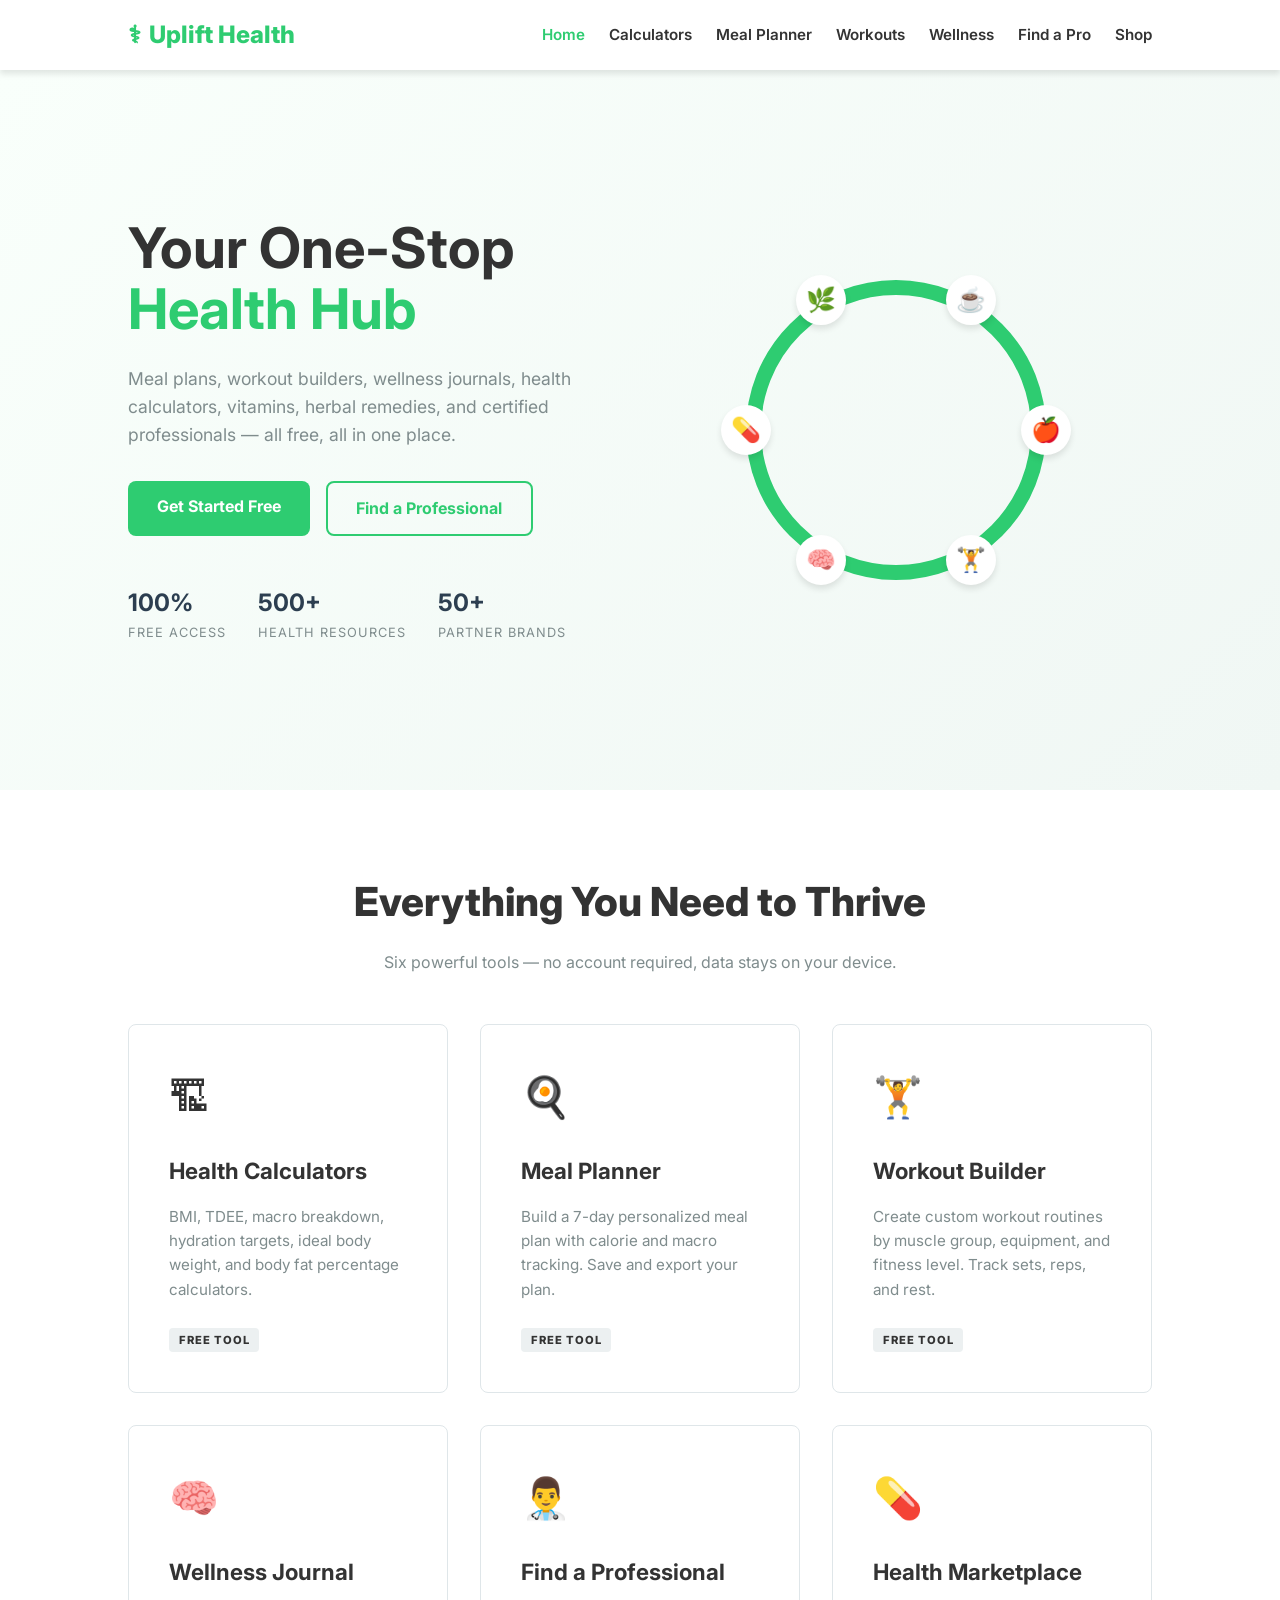
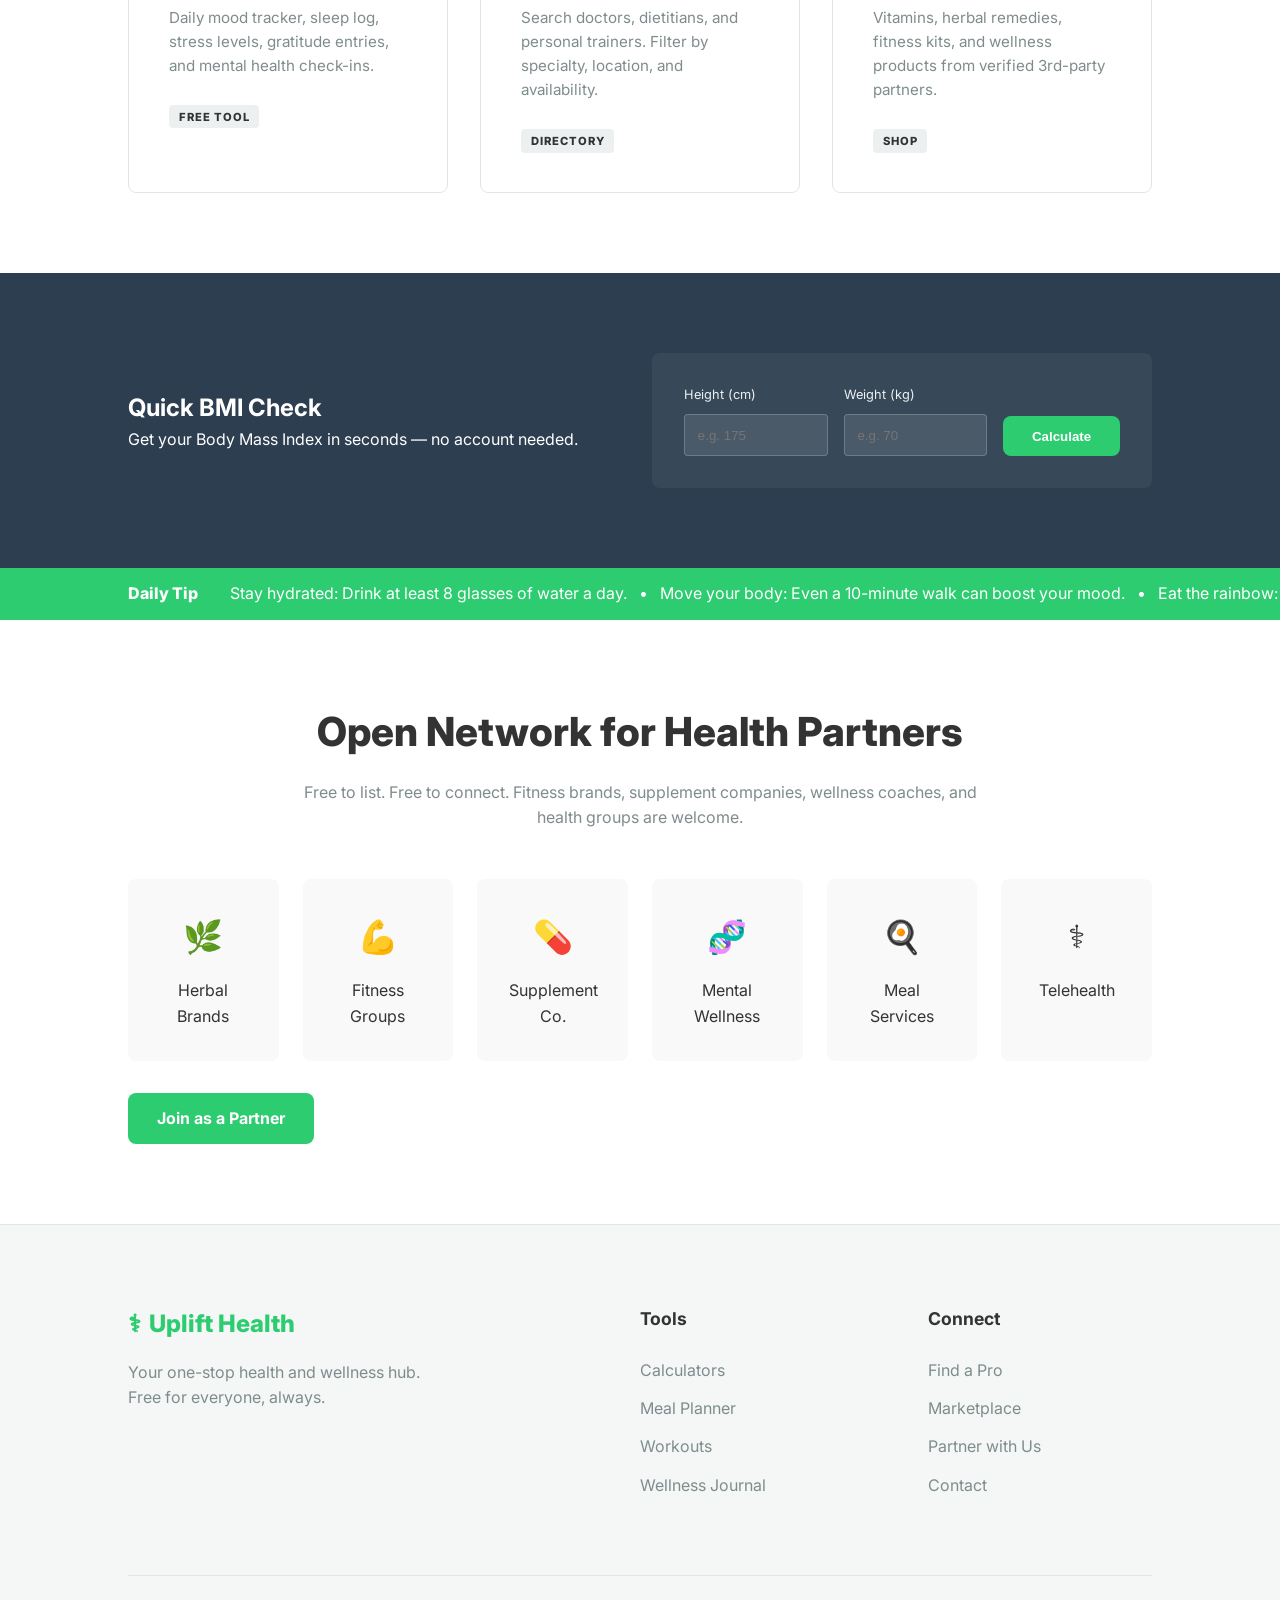
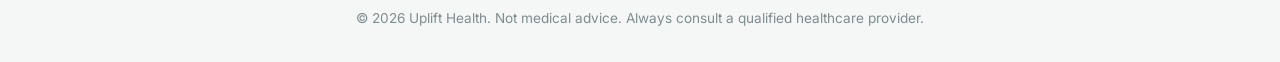
<file: frontend/index.html>
<!DOCTYPE html>
<html lang="en">
<head>
<meta charset="UTF-8">
<meta name="viewport" content="width=device-width, initial-scale=1.0">
<title>Uplift Health</title>
<link rel="stylesheet" href="css/styles.css">
<link href="https://fonts.googleapis.com/css2?family=Inter:wght@300;400;600;700;800&display=swap" rel="stylesheet">
</head>
<body>
<!-- NAV -->
<nav class="navbar" id="navbar">
  <div class="nav-brand"><span class="logo-icon">&#9877;</span> Uplift Health</div>
  <button class="hamburger" id="hamburger" aria-label="menu">&#9776;</button>
  <ul class="nav-links" id="navLinks">
    <li><a href="index.html" class="active">Home</a></li>
    <li><a href="calculators.html">Calculators</a></li>
    <li><a href="meal-planner.html">Meal Planner</a></li>
    <li><a href="workout-builder.html">Workouts</a></li>
    <li><a href="wellness-journal.html">Wellness</a></li>
    <li><a href="find-professional.html">Find a Pro</a></li>
    <li><a href="marketplace.html">Shop</a></li>
  </ul>
</nav>

<!-- HERO -->
<section class="hero">
  <div class="hero-content">
    <h1>Your One-Stop <span class="accent">Health Hub</span></h1>
    <p>Meal plans, workout builders, wellness journals, health calculators, vitamins, herbal remedies, and certified professionals — all free, all in one place.</p>
    <div class="hero-cta">
      <a href="calculators.html" class="btn btn-primary">Get Started Free</a>
      <a href="find-professional.html" class="btn btn-outline">Find a Professional</a>
    </div>
    <div class="hero-stats">
      <div class="stat"><strong>100%</strong><span>Free Access</span></div>
      <div class="stat"><strong>500+</strong><span>Health Resources</span></div>
      <div class="stat"><strong>50+</strong><span>Partner Brands</span></div>
    </div>
  </div>
  <div class="hero-visual">
    <div class="health-ring">
      <div class="ring-item" style="--i:0">&#127822;</div>
      <div class="ring-item" style="--i:1">&#127947;</div>
      <div class="ring-item" style="--i:2">&#129504;</div>
      <div class="ring-item" style="--i:3">&#128138;</div>
      <div class="ring-item" style="--i:4">&#127807;</div>
      <div class="ring-item" style="--i:5">&#9749;</div>
    </div>
  </div>
</section>

<!-- FEATURES GRID -->
<section class="section" id="features">
  <h2 class="section-title">Everything You Need to Thrive</h2>
  <p class="section-sub">Six powerful tools — no account required, data stays on your device.</p>
  <div class="features-grid">
    <a href="calculators.html" class="feature-card">
      <div class="card-icon">&#127959;</div>
      <h3>Health Calculators</h3>
      <p>BMI, TDEE, macro breakdown, hydration targets, ideal body weight, and body fat percentage calculators.</p>
      <span class="card-tag">Free Tool</span>
    </a>
    <a href="meal-planner.html" class="feature-card">
      <div class="card-icon">&#127859;</div>
      <h3>Meal Planner</h3>
      <p>Build a 7-day personalized meal plan with calorie and macro tracking. Save and export your plan.</p>
      <span class="card-tag">Free Tool</span>
    </a>
    <a href="workout-builder.html" class="feature-card">
      <div class="card-icon">&#127947;</div>
      <h3>Workout Builder</h3>
      <p>Create custom workout routines by muscle group, equipment, and fitness level. Track sets, reps, and rest.</p>
      <span class="card-tag">Free Tool</span>
    </a>
    <a href="wellness-journal.html" class="feature-card">
      <div class="card-icon">&#129504;</div>
      <h3>Wellness Journal</h3>
      <p>Daily mood tracker, sleep log, stress levels, gratitude entries, and mental health check-ins.</p>
      <span class="card-tag">Free Tool</span>
    </a>
    <a href="find-professional.html" class="feature-card">
      <div class="card-icon">&#128104;&#8205;&#9877;&#65039;</div>
      <h3>Find a Professional</h3>
      <p>Search doctors, dietitians, and personal trainers. Filter by specialty, location, and availability.</p>
      <span class="card-tag">Directory</span>
    </a>
    <a href="marketplace.html" class="feature-card">
      <div class="card-icon">&#128138;</div>
      <h3>Health Marketplace</h3>
      <p>Vitamins, herbal remedies, fitness kits, and wellness products from verified 3rd-party partners.</p>
      <span class="card-tag">Shop</span>
    </a>
  </div>
</section>

<!-- QUICK BMI WIDGET -->
<section class="section bmi-widget-section">
  <div class="widget-container">
    <div class="widget-text">
      <h2>Quick BMI Check</h2>
      <p>Get your Body Mass Index in seconds — no account needed.</p>
    </div>
    <div class="widget-form" id="quickBmi">
      <div class="form-row">
        <div class="form-group">
          <label>Height (cm)</label>
          <input type="number" id="bmiH" placeholder="e.g. 175" min="100" max="250">
        </div>
        <div class="form-group">
          <label>Weight (kg)</label>
          <input type="number" id="bmiW" placeholder="e.g. 70" min="30" max="300">
        </div>
        <button class="btn btn-primary" onclick="calcQuickBMI()">Calculate</button>
      </div>
      <div id="bmiResult" class="bmi-result hidden"></div>
    </div>
  </div>
</section>

<!-- WELLNESS TIPS TICKER -->
<section class="tips-ticker">
  <div class="ticker-label">Daily Tip</div>
  <div class="ticker-track" id="tipsTicker"></div>
</section>

<!-- PARTNER / NETWORK SECTION -->
<section class="section partners-section">
  <h2 class="section-title">Open Network for Health Partners</h2>
  <p class="section-sub">Free to list. Free to connect. Fitness brands, supplement companies, wellness coaches, and health groups are welcome.</p>
  <div class="partner-grid">
    <div class="partner-card"><div class="partner-logo">&#127807;</div><span>Herbal Brands</span></div>
    <div class="partner-card"><div class="partner-logo">&#128170;</div><span>Fitness Groups</span></div>
    <div class="partner-card"><div class="partner-logo">&#128138;</div><span>Supplement Co.</span></div>
    <div class="partner-card"><div class="partner-logo">&#129516;</div><span>Mental Wellness</span></div>
    <div class="partner-card"><div class="partner-logo">&#127859;</div><span>Meal Services</span></div>
    <div class="partner-card"><div class="partner-logo">&#9877;</div><span>Telehealth</span></div>
  </div>
  <a href="#" class="btn btn-primary" style="margin-top:2rem">Join as a Partner</a>
</section>

<!-- FOOTER -->
<footer class="footer">
  <div class="footer-grid">
    <div class="footer-brand">
      <div class="nav-brand"><span class="logo-icon">&#9877;</span> Uplift Health</div>
      <p>Your one-stop health and wellness hub. Free for everyone, always.</p>
    </div>
    <div class="footer-links">
      <h4>Tools</h4>
      <ul>
        <li><a href="calculators.html">Calculators</a></li>
        <li><a href="meal-planner.html">Meal Planner</a></li>
        <li><a href="workout-builder.html">Workouts</a></li>
        <li><a href="wellness-journal.html">Wellness Journal</a></li>
      </ul>
    </div>
    <div class="footer-links">
      <h4>Connect</h4>
      <ul>
        <li><a href="find-professional.html">Find a Pro</a></li>
        <li><a href="marketplace.html">Marketplace</a></li>
        <li><a href="#">Partner with Us</a></li>
        <li><a href="#">Contact</a></li>
      </ul>
    </div>
  </div>
  <div class="footer-bottom">
    <p>&copy; 2026 Uplift Health. Not medical advice. Always consult a qualified healthcare provider.</p>
  </div>
</footer>

<script src="js/main.js"></script>
</body>
</html>
</file>
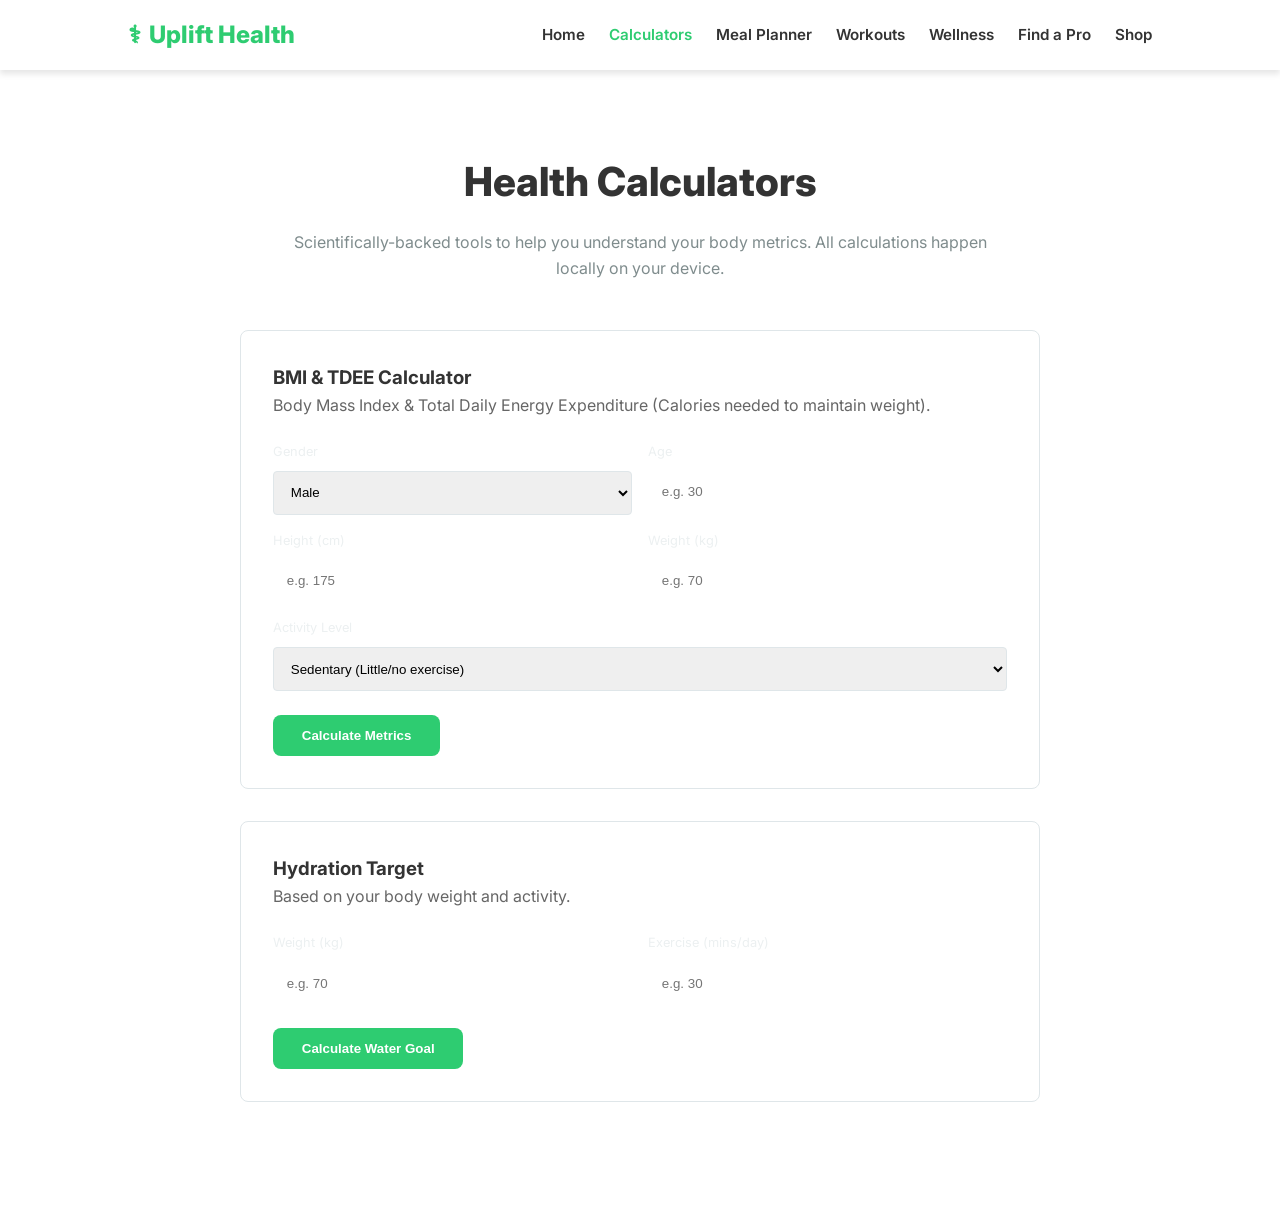
<file: frontend/calculators.html>
<!DOCTYPE html>
<html lang="en">
<head>
<meta charset="UTF-8">
<meta name="viewport" content="width=device-width, initial-scale=1.0">
<title>Calculators | Uplift Health</title>
<link rel="stylesheet" href="css/styles.css">
<link href="https://fonts.googleapis.com/css2?family=Inter:wght@400;600;700;800&display=swap" rel="stylesheet">
<style>
  .calc-container { max-width: 800px; margin: 0 auto; }
  .calc-card { background: #fff; padding: 2rem; border-radius: 8px; border: 1px solid #dfe6e9; margin-bottom: 2rem; }
  .form-grid { display: grid; grid-template-columns: 1fr 1fr; gap: 1rem; margin-bottom: 1.5rem; }
  select, input { width: 100%; padding: 0.8rem; border: 1px solid #dfe6e9; border-radius: 4px; }
  .result-box { background: #f9f9f9; padding: 1.5rem; border-radius: 4px; border-left: 5px solid var(--primary); margin-top: 1rem; }
</style>
</head>
<body>
<nav class="navbar" id="navbar">
  <div class="nav-brand"><span class="logo-icon">&#9877;</span> Uplift Health</div>
  <ul class="nav-links">
    <li><a href="index.html">Home</a></li>
    <li><a href="calculators.html" class="active">Calculators</a></li>
    <li><a href="meal-planner.html">Meal Planner</a></li>
    <li><a href="workout-builder.html">Workouts</a></li>
    <li><a href="wellness-journal.html">Wellness</a></li>
    <li><a href="find-professional.html">Find a Pro</a></li>
    <li><a href="marketplace.html">Shop</a></li>
  </ul>
</nav>

<section class="section">
  <div class="calc-container">
    <h1 class="section-title">Health Calculators</h1>
    <p class="section-sub">Scientifically-backed tools to help you understand your body metrics. All calculations happen locally on your device.</p>

    <!-- BMI / TDEE / MACROS -->
    <div class="calc-card">
      <h3>BMI & TDEE Calculator</h3>
      <p style="margin-bottom:1.5rem; color:#666;">Body Mass Index & Total Daily Energy Expenditure (Calories needed to maintain weight).</p>
      <div class="form-grid">
        <div class="form-group"><label>Gender</label><select id="gender"><option value="m">Male</option><option value="f">Female</option></select></div>
        <div class="form-group"><label>Age</label><input type="number" id="age" placeholder="e.g. 30"></div>
        <div class="form-group"><label>Height (cm)</label><input type="number" id="height" placeholder="e.g. 175"></div>
        <div class="form-group"><label>Weight (kg)</label><input type="number" id="weight" placeholder="e.g. 70"></div>
        <div class="form-group" style="grid-column: span 2;">
          <label>Activity Level</label>
          <select id="activity">
            <option value="1.2">Sedentary (Little/no exercise)</option>
            <option value="1.375">Lightly Active (1-3 days/week)</option>
            <option value="1.55">Moderately Active (3-5 days/week)</option>
            <option value="1.725">Very Active (6-7 days/week)</option>
            <option value="1.9">Extra Active (Physical job + training)</option>
          </select>
        </div>
      </div>
      <button class="btn btn-primary" onclick="calculateAll()">Calculate Metrics</button>
      
      <div id="fullRes" class="result-box hidden">
        <p><strong>BMI:</strong> <span id="resBmi"></span> (<span id="resCat"></span>)</p>
        <p><strong>BMR:</strong> <span id="resBmr"></span> calories/day</p>
        <p><strong>TDEE:</strong> <span id="resTdee"></span> calories/day</p>
      </div>
    </div>

    <!-- WATER -->
    <div class="calc-card">
      <h3>Hydration Target</h3>
      <p style="margin-bottom:1.5rem; color:#666;">Based on your body weight and activity.</p>
      <div class="form-grid">
         <div class="form-group"><label>Weight (kg)</label><input type="number" id="waterW" placeholder="e.g. 70"></div>
         <div class="form-group"><label>Exercise (mins/day)</label><input type="number" id="waterE" placeholder="e.g. 30"></div>
      </div>
      <button class="btn btn-primary" onclick="calcWater()">Calculate Water Goal</button>
      <div id="waterRes" class="result-box hidden">
        <p>Daily Water Goal: <strong id="resWater"></strong> Liters</p>
      </div>
    </div>
  </div>
</section>

<script>
  function calculateAll() {
    const g = document.getElementById('gender').value;
    const a = parseFloat(document.getElementById('age').value);
    const h = parseFloat(document.getElementById('height').value);
    const w = parseFloat(document.getElementById('weight').value);
    const act = parseFloat(document.getElementById('activity').value);

    if (a && h && w) {
      // BMI
      const bmi = (w / ((h / 100) ** 2)).toFixed(1);
      let cat = '';
      if (bmi < 18.5) cat = 'Underweight';
      else if (bmi < 25) cat = 'Normal';
      else if (bmi < 30) cat = 'Overweight';
      else cat = 'Obese';

      // BMR (Mifflin-St Jeor)
      let bmr = 0;
      if (g === 'm') {
        bmr = 10 * w + 6.25 * h - 5 * a + 5;
      } else {
        bmr = 10 * w + 6.25 * h - 5 * a - 161;
      }

      const tdee = Math.round(bmr * act);

      document.getElementById('resBmi').innerText = bmi;
      document.getElementById('resCat').innerText = cat;
      document.getElementById('resBmr').innerText = Math.round(bmr);
      document.getElementById('resTdee').innerText = tdee;
      document.getElementById('fullRes').classList.remove('hidden');
    }
  }

  function calcWater() {
    const w = parseFloat(document.getElementById('waterW').value);
    const e = parseFloat(document.getElementById('waterE').value);
    if (w) {
      const base = w * 0.033;
      const extra = (e / 30) * 0.35;
      document.getElementById('resWater').innerText = (base + extra).toFixed(2);
      document.getElementById('waterRes').classList.remove('hidden');
    }
  }
</script>
</body>
</html>
</file>
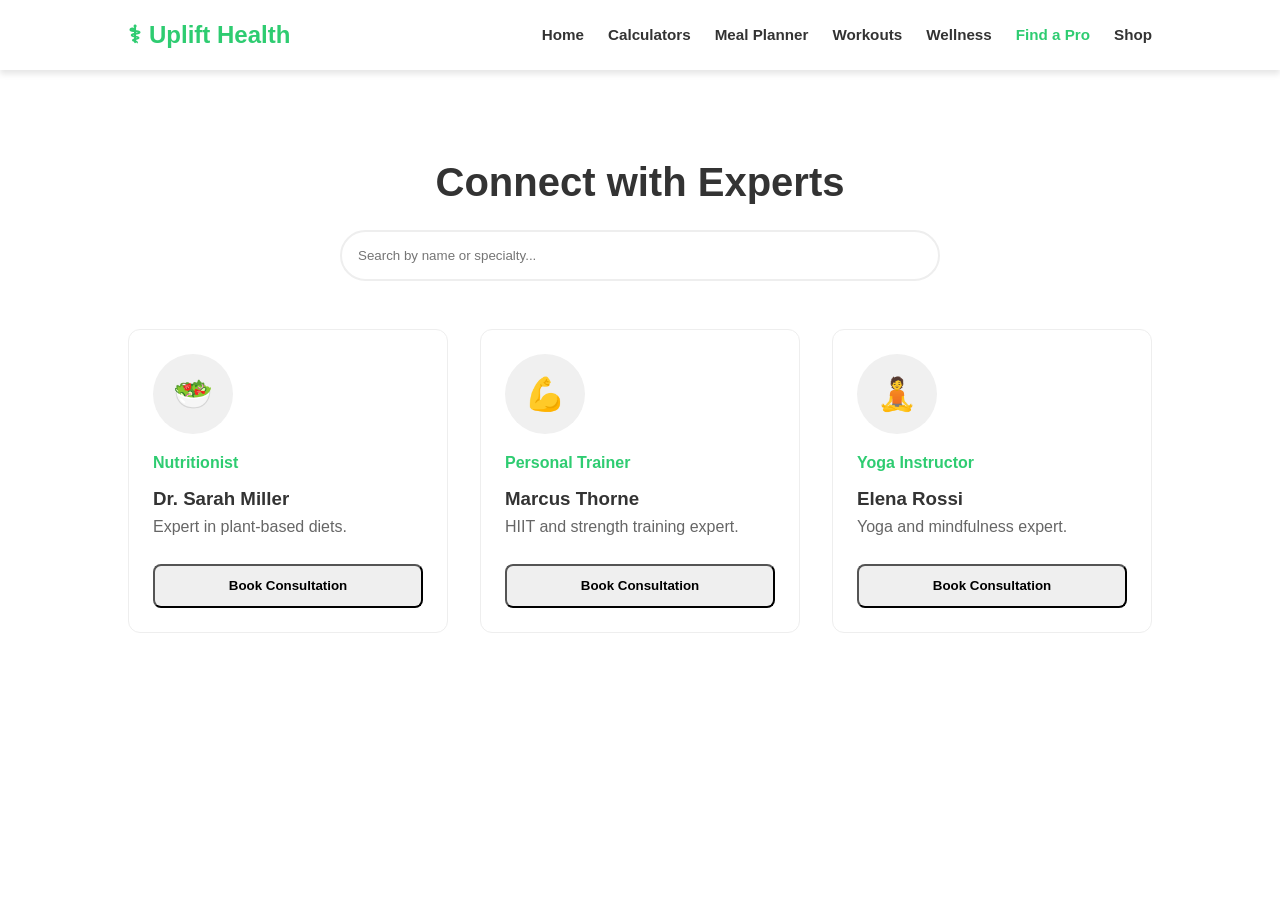
<file: frontend/find-professional.html>
<!DOCTYPE html>
<html lang="en">
<head>
    <meta charset="UTF-8">
    <meta name="viewport" content="width=device-width, initial-scale=1.0">
    <title>Find a Professional | Uplift Health</title>
    <link rel="stylesheet" href="css/styles.css">
    <style>
        .pro-grid { display: grid; grid-template-columns: repeat(auto-fill, minmax(280px, 1fr)); gap: 2rem; }
        .pro-card { background: #fff; border: 1px solid #eee; border-radius: 12px; padding: 1.5rem; transition: transform 0.3s; }
        .pro-card:hover { transform: translateY(-5px); box-shadow: 0 10px 20px rgba(0,0,0,0.05); }
        .pro-img { width: 80px; height: 80px; border-radius: 50%; background: #f0f0f0; margin-bottom: 1rem; display: flex; align-items: center; justify-content: center; font-size: 2rem; }
        .pro-specialty { color: var(--primary); font-weight: bold; margin-bottom: 0.5rem; }
        .search-pro { margin-bottom: 3rem; max-width: 600px; margin-left: auto; margin-right: auto; display: flex; gap: 1rem; }
        .search-pro input { flex: 1; padding: 1rem; border: 2px solid #eee; border-radius: 30px; outline: none; }
    </style>
</head>
<body>
    <nav class="navbar">
        <div class="nav-brand"><span class="logo-icon">&#9877;</span> Uplift Health</div>
        <ul class="nav-links">
            <li><a href="index.html">Home</a></li>
            <li><a href="calculators.html">Calculators</a></li>
            <li><a href="meal-planner.html">Meal Planner</a></li>
            <li><a href="workout-builder.html">Workouts</a></li>
            <li><a href="wellness-journal.html">Wellness</a></li>
            <li><a href="find-professional.html" class="active">Find a Pro</a></li>
            <li><a href="marketplace.html">Shop</a></li>
        </ul>
    </nav>
    <section class="section">
        <h1 class="section-title">Connect with Experts</h1>
        <div class="search-pro">
            <input type="text" placeholder="Search by name or specialty..." oninput="filterPros(this.value)">
        </div>
        <div class="pro-grid" id="proGrid"></div>
    </section>
    <script>
        const pros = [
            { name: "Dr. Sarah Miller", specialty: "Nutritionist", bio: "Expert in plant-based diets.", icon: "🥗" },
            { name: "Marcus Thorne", specialty: "Personal Trainer", bio: "HIIT and strength training expert.", icon: "💪" },
            { name: "Elena Rossi", specialty: "Yoga Instructor", bio: "Yoga and mindfulness expert.", icon: "🧘" }
        ];
        function renderPros(filtered) {
            document.getElementById('proGrid').innerHTML = filtered.map(p => `
                <div class="pro-card">
                    <div class="pro-img">${p.icon}</div>
                    <div class="pro-specialty">${p.specialty}</div>
                    <h3>${p.name}</h3>
                    <p style="color:#666; margin-bottom: 1.5rem;">${p.bio}</p>
                    <button class="btn btn-secondary" style="width:100%">Book Consultation</button>
                </div>
            `).join('');
        }
        function filterPros(q) { renderPros(pros.filter(p => p.name.toLowerCase().includes(q.toLowerCase()) || p.specialty.toLowerCase().includes(q.toLowerCase()))); }
        renderPros(pros);
    </script>
</body>
</html>
</file>
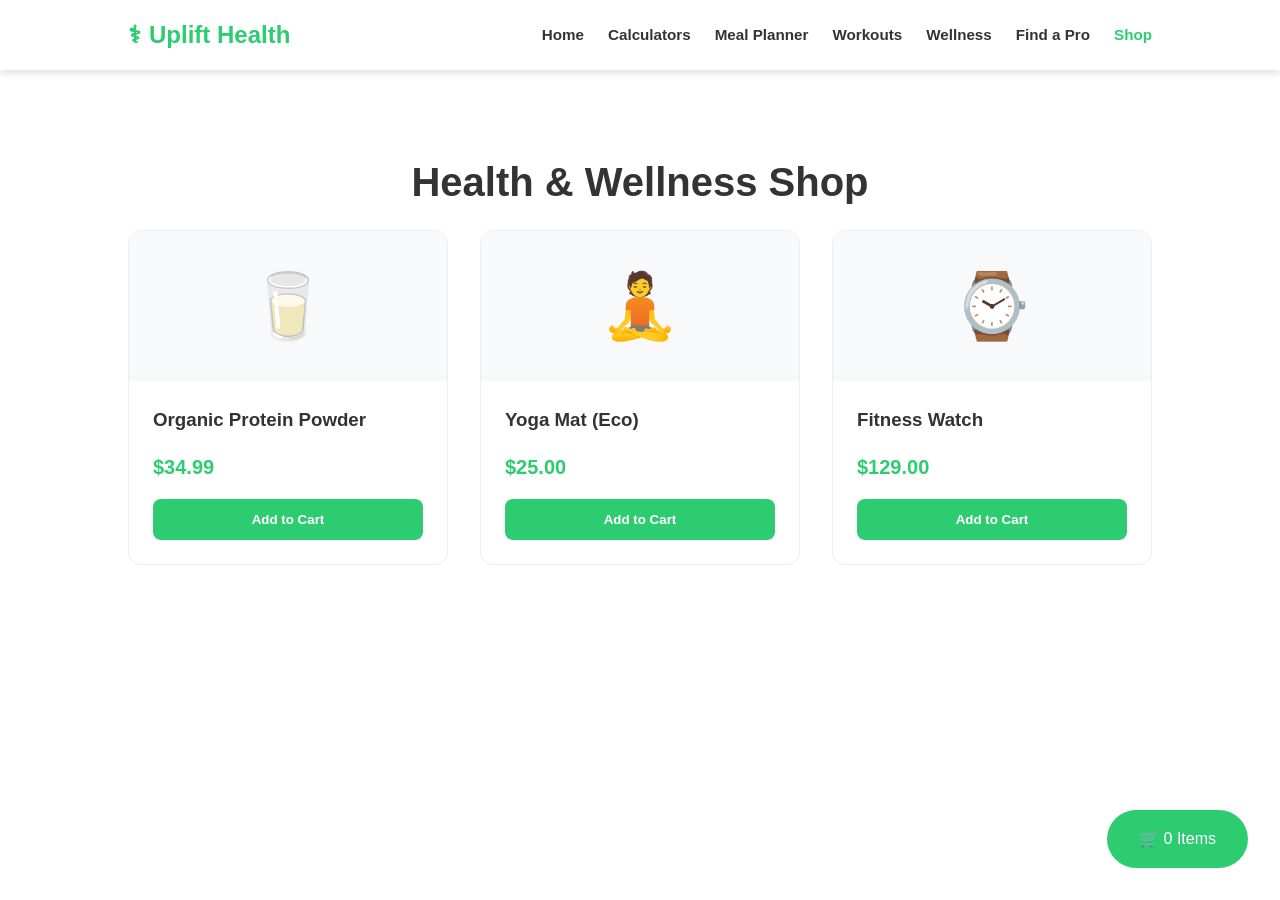
<file: frontend/marketplace.html>
<!DOCTYPE html>
<html lang="en">
<head>
    <meta charset="UTF-8">
    <meta name="viewport" content="width=device-width, initial-scale=1.0">
    <title>Health Marketplace | Uplift Health</title>
    <link rel="stylesheet" href="css/styles.css">
    <style>
        .product-grid { display: grid; grid-template-columns: repeat(auto-fill, minmax(250px, 1fr)); gap: 2rem; }
        .product-card { background: #fff; border: 1px solid #eee; border-radius: 12px; overflow: hidden; }
        .product-info { padding: 1.5rem; }
        .product-price { font-size: 1.25rem; font-weight: bold; color: var(--primary); margin: 1rem 0; }
        .cart-float { position: fixed; bottom: 2rem; right: 2rem; background: var(--primary); color: #fff; padding: 1rem 2rem; border-radius: 50px; cursor: pointer; }
    </style>
</head>
<body>
    <nav class="navbar">
        <div class="nav-brand"><span class="logo-icon">&#9877;</span> Uplift Health</div>
        <ul class="nav-links">
            <li><a href="index.html">Home</a></li>
            <li><a href="calculators.html">Calculators</a></li>
            <li><a href="meal-planner.html">Meal Planner</a></li>
            <li><a href="workout-builder.html">Workouts</a></li>
            <li><a href="wellness-journal.html">Wellness</a></li>
            <li><a href="find-professional.html">Find a Pro</a></li>
            <li><a href="marketplace.html" class="active">Shop</a></li>
        </ul>
    </nav>
    <section class="section">
        <h1 class="section-title">Health & Wellness Shop</h1>
        <div class="product-grid" id="productGrid"></div>
    </section>
    <div class="cart-float" onclick="alert('Checkout coming soon!')">🛒 <span id="cartCount">0</span> Items</div>
    <script>
        const products = [
            { name: "Organic Protein Powder", price: 34.99, img: "🥛" },
            { name: "Yoga Mat (Eco)", price: 25.00, img: "🧘" },
            { name: "Fitness Watch", price: 129.00, img: "⌚" }
        ];
        function addToCart() { document.getElementById('cartCount').innerText = parseInt(document.getElementById('cartCount').innerText) + 1; }
        document.getElementById('productGrid').innerHTML = products.map(p => `
            <div class="product-card">
                <div style="height:150px; background:#f8f9fa; display:flex; align-items:center; justify-content:center; font-size:4rem;">${p.img}</div>
                <div class="product-info">
                    <h3>${p.name}</h3>
                    <div class="product-price">$${p.price.toFixed(2)}</div>
                    <button class="btn btn-primary" style="width:100%" onclick="addToCart()">Add to Cart</button>
                </div>
            </div>
        `).join('');
    </script>
</body>
</html>
</file>
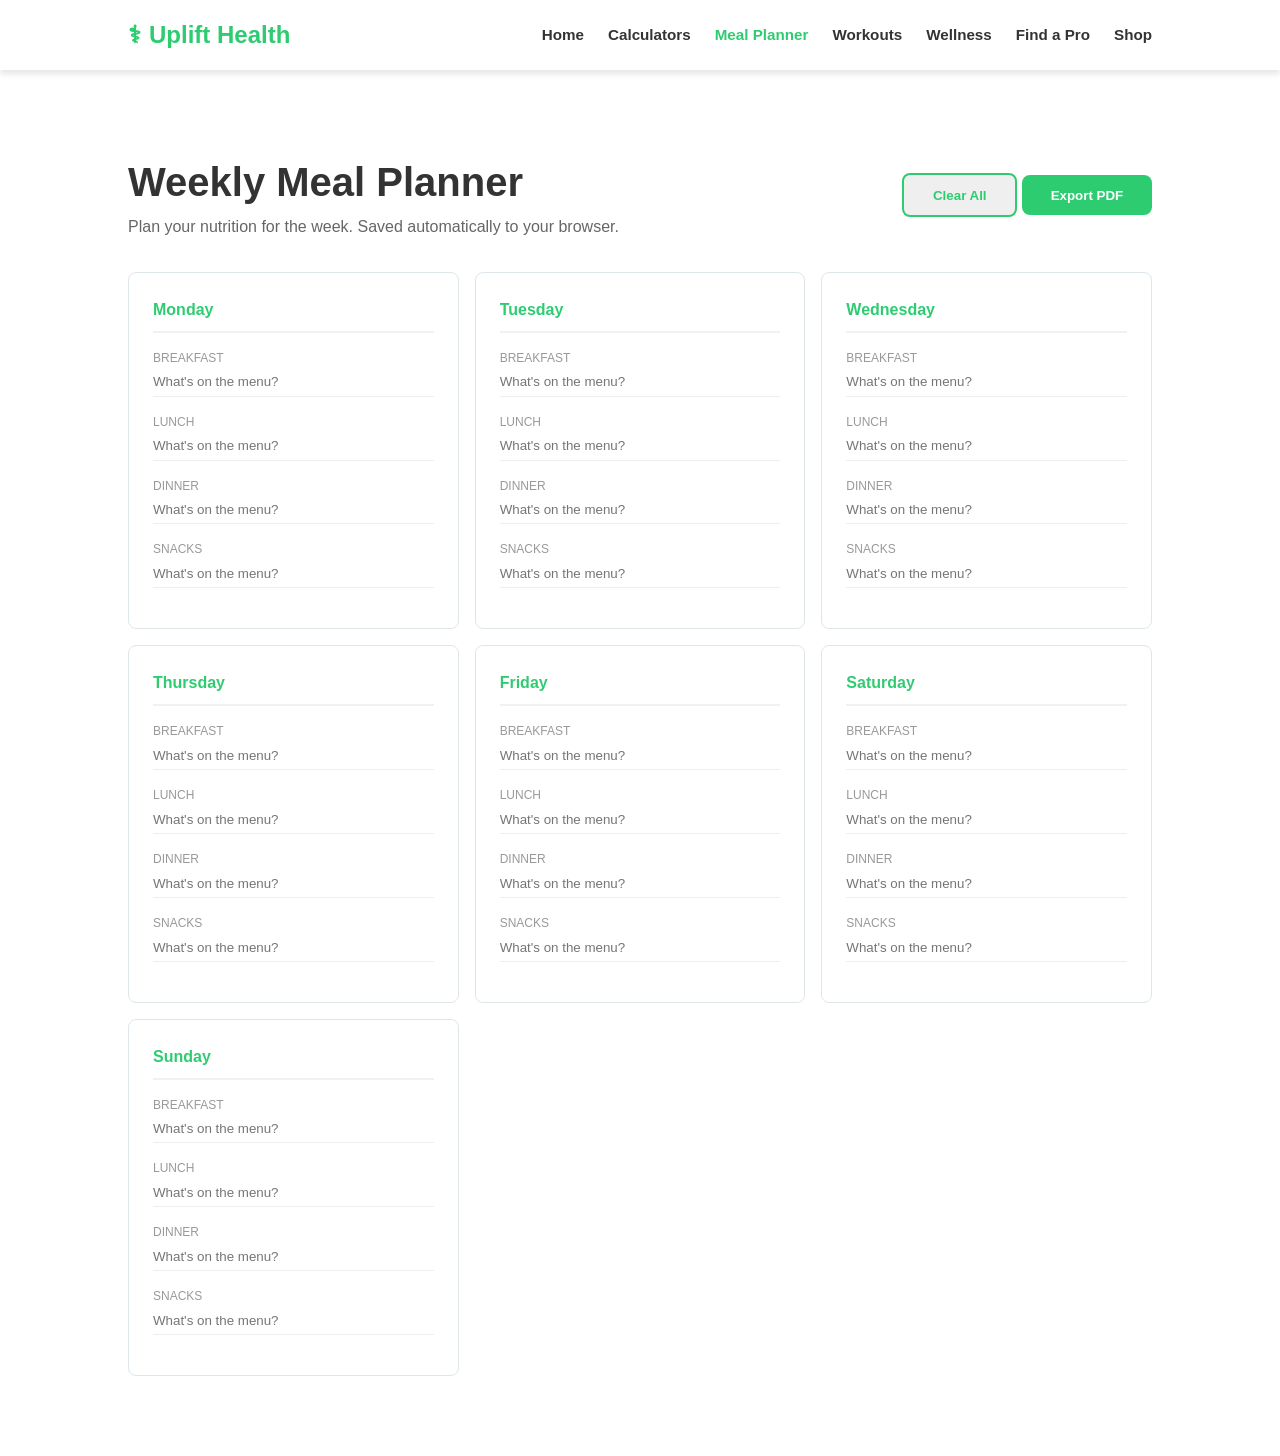
<file: frontend/meal-planner.html>
<!DOCTYPE html>
<html lang="en">
<head>
<meta charset="UTF-8">
<meta name="viewport" content="width=device-width, initial-scale=1.0">
<title>Meal Planner | Uplift Health</title>
<link rel="stylesheet" href="css/styles.css">
<style>
  .meal-grid { display: grid; grid-template-columns: repeat(auto-fit, minmax(250px, 1fr)); gap: 1rem; margin-top: 2rem; }
  .day-card { background: #fff; border: 1px solid #dfe6e9; border-radius: 8px; padding: 1.5rem; }
  .day-card h4 { margin-bottom: 1rem; color: var(--primary); border-bottom: 2px solid #f1f1f1; padding-bottom: 0.5rem; }
  .meal-slot { margin-bottom: 1rem; }
  .meal-slot label { font-size: 0.75rem; text-transform: uppercase; color: #999; display: block; }
  .meal-input { width: 100%; border: none; border-bottom: 1px solid #eee; padding: 0.4rem 0; outline: none; transition: border-color 0.3s; }
  .meal-input:focus { border-color: var(--primary); }
  .planner-header { display: flex; justify-content: space-between; align-items: center; margin-bottom: 2rem; }
</style>
</head>
<body>
<nav class="navbar">
  <div class="nav-brand"><span class="logo-icon">&#9877;</span> Uplift Health</div>
  <ul class="nav-links">
    <li><a href="index.html">Home</a></li>
    <li><a href="calculators.html">Calculators</a></li>
    <li><a href="meal-planner.html" class="active">Meal Planner</a></li>
    <li><a href="workout-builder.html">Workouts</a></li>
    <li><a href="wellness-journal.html">Wellness</a></li>
    <li><a href="find-professional.html">Find a Pro</a></li>
    <li><a href="marketplace.html">Shop</a></li>
  </ul>
</nav>

<section class="section">
  <div class="planner-header">
    <div>
      <h1 class="section-title" style="text-align:left; margin:0;">Weekly Meal Planner</h1>
      <p style="color:#666;">Plan your nutrition for the week. Saved automatically to your browser.</p>
    </div>
    <div class="actions">
      <button class="btn btn-outline" onclick="clearAll()">Clear All</button>
      <button class="btn btn-primary" onclick="exportPlan()">Export PDF</button>
    </div>
  </div>

  <div class="meal-grid" id="mealGrid">
    <!-- Generated by JS -->
  </div>
</section>

<script>
  const days = ['Monday', 'Tuesday', 'Wednesday', 'Thursday', 'Friday', 'Saturday', 'Sunday'];
  const slots = ['Breakfast', 'Lunch', 'Dinner', 'Snacks'];
  
  function initPlanner() {
    const grid = document.getElementById('mealGrid');
    const savedData = JSON.parse(localStorage.getItem('mealPlan')) || {};

    days.forEach(day => {
      const card = document.createElement('div');
      card.className = 'day-card';
      card.innerHTML = `<h4>${day}</h4>`;
      
      slots.forEach(slot => {
        const val = (savedData[day] && savedData[day][slot]) ? savedData[day][slot] : '';
        const slotDiv = document.createElement('div');
        slotDiv.className = 'meal-slot';
        slotDiv.innerHTML = `
          <label>${slot}</label>
          <input type="text" class="meal-input" placeholder="What's on the menu?" 
                 data-day="${day}" data-slot="${slot}" value="${val}"
                 onchange="saveMeal(this)">
        `;
        card.appendChild(slotDiv);
      });
      grid.appendChild(card);
    });
  }

  function saveMeal(el) {
    const day = el.dataset.day;
    const slot = el.dataset.slot;
    const val = el.value;
    
    let savedData = JSON.parse(localStorage.getItem('mealPlan')) || {};
    if (!savedData[day]) savedData[day] = {};
    savedData[day][slot] = val;
    
    localStorage.setItem('mealPlan', JSON.stringify(savedData));
  }

  function clearAll() {
    if(confirm('Clear the entire weekly plan?')) {
      localStorage.removeItem('mealPlan');
      location.reload();
    }
  }

  function exportPlan() {
    alert('Plan exported to text! In a real app, this would generate a formatted PDF.');
    console.log(localStorage.getItem('mealPlan'));
  }

  initPlanner();
</script>
</body>
</html>
</file>
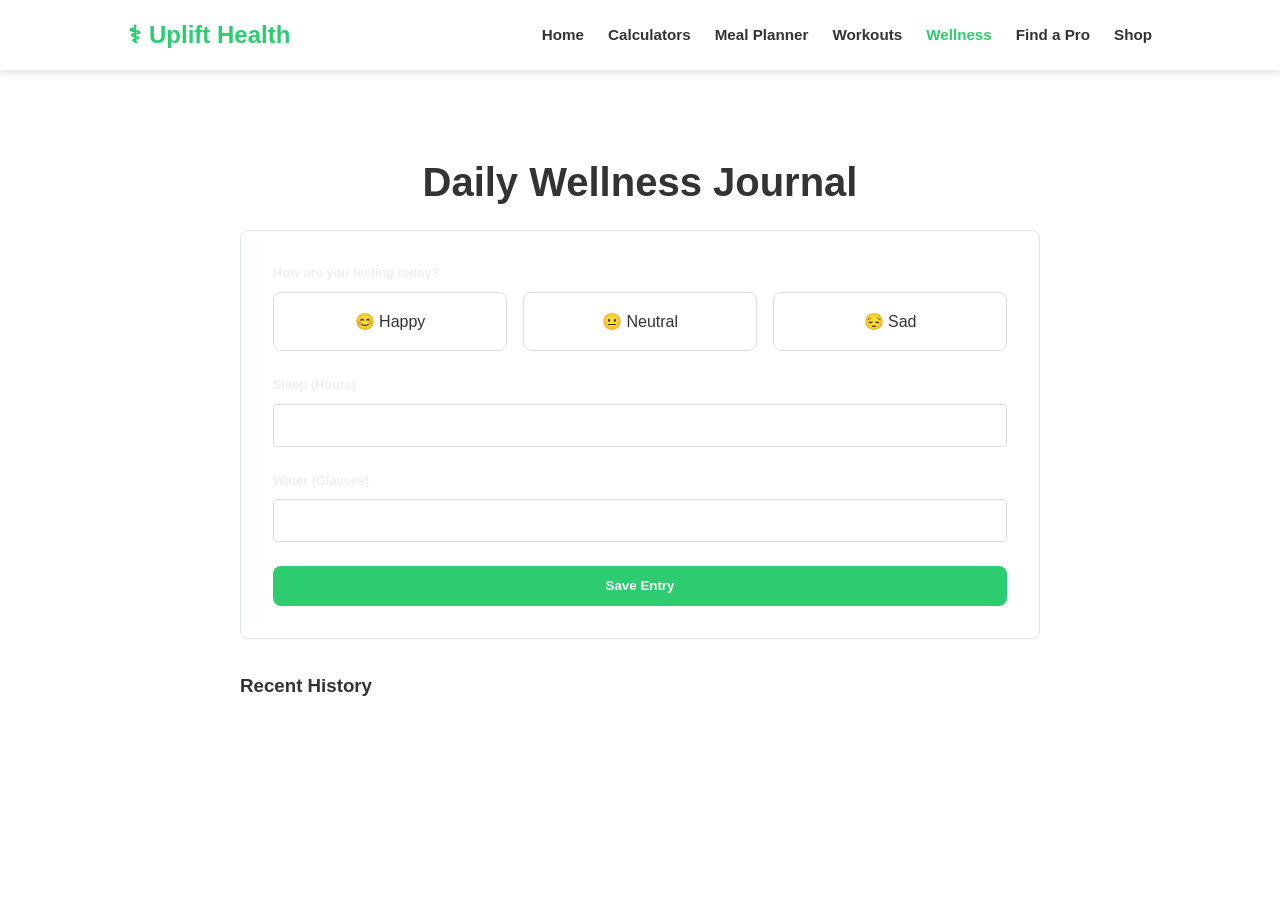
<file: frontend/wellness-journal.html>
<!DOCTYPE html>
<html lang="en">
<head>
    <meta charset="UTF-8">
    <meta name="viewport" content="width=device-width, initial-scale=1.0">
    <title>Wellness Journal | Uplift Health</title>
    <link rel="stylesheet" href="css/styles.css">
    <style>
        .journal-container { max-width: 800px; margin: 0 auto; }
        .journal-form { background: #fff; padding: 2rem; border-radius: 8px; border: 1px solid #dfe6e9; margin-bottom: 2rem; }
        .form-group { margin-bottom: 1.5rem; }
        .form-group label { display: block; margin-bottom: 0.5rem; font-weight: bold; }
        .form-group input, .form-group textarea { width: 100%; padding: 0.8rem; border: 1px solid #ddd; border-radius: 4px; }
        .mood-selector { display: flex; gap: 1rem; justify-content: space-between; }
        .mood-btn { flex: 1; padding: 1rem; border: 1px solid #ddd; border-radius: 8px; cursor: pointer; text-align: center; transition: all 0.2s; }
        .mood-btn.active { border-color: var(--primary); background: #f0fff4; transform: translateY(-2px); }
        .history-card { background: #fff; padding: 1.5rem; border-radius: 8px; border-left: 5px solid var(--primary); box-shadow: 0 2px 4px rgba(0,0,0,0.05); margin-bottom: 1rem; }
        .stats-grid { display: grid; grid-template-columns: 1fr 1fr; gap: 1rem; margin-top: 0.5rem; }
    </style>
</head>
<body>
    <nav class="navbar">
        <div class="nav-brand"><span class="logo-icon">&#9877;</span> Uplift Health</div>
        <ul class="nav-links">
            <li><a href="index.html">Home</a></li>
            <li><a href="calculators.html">Calculators</a></li>
            <li><a href="meal-planner.html">Meal Planner</a></li>
            <li><a href="workout-builder.html">Workouts</a></li>
            <li><a href="wellness-journal.html" class="active">Wellness</a></li>
            <li><a href="find-professional.html">Find a Pro</a></li>
            <li><a href="marketplace.html">Shop</a></li>
        </ul>
    </nav>
    <section class="section">
        <h1 class="section-title">Daily Wellness Journal</h1>
        <div class="journal-container">
            <div class="journal-form">
                <div class="form-group">
                    <label>How are you feeling today?</label>
                    <div class="mood-selector">
                        <div class="mood-btn" onclick="setMood('Happy', this)">😊 Happy</div>
                        <div class="mood-btn" onclick="setMood('Neutral', this)">😐 Neutral</div>
                        <div class="mood-btn" onclick="setMood('Sad', this)">😔 Sad</div>
                    </div>
                </div>
                <div class="form-group">
                    <label>Sleep (Hours)</label>
                    <input type="number" id="sleepHours">
                </div>
                <div class="form-group">
                    <label>Water (Glasses)</label>
                    <input type="number" id="waterGlasses">
                </div>
                <button class="btn btn-primary" style="width:100%" onclick="saveEntry()">Save Entry</button>
            </div>
            <h3>Recent History</h3>
            <div id="journalHistory"></div>
        </div>
    </section>
    <script>
        let selectedMood = '';
        function setMood(m, b) { selectedMood = m; document.querySelectorAll('.mood-btn').forEach(btn => btn.classList.remove('active')); b.classList.add('active'); }
        function saveEntry() {
            const entry = { date: new Date().toLocaleDateString(), mood: selectedMood, sleep: document.getElementById('sleepHours').value, water: document.getElementById('waterGlasses').value };
            let history = JSON.parse(localStorage.getItem('wellnessHistory') || '[]');
            history.unshift(entry);
            localStorage.setItem('wellnessHistory', JSON.stringify(history));
            renderHistory();
        }
        function renderHistory() {
            const history = JSON.parse(localStorage.getItem('wellnessHistory') || '[]');
            document.getElementById('journalHistory').innerHTML = history.map(e => `
                <div class="history-card">
                    <strong>${e.date}</strong> - Mood: ${e.mood}<br>
                    <span>😴 ${e.sleep} hrs | 💧 ${e.water} glasses</span>
                </div>
            `).join('');
        }
        renderHistory();
    </script>
</body>
</html>
</file>
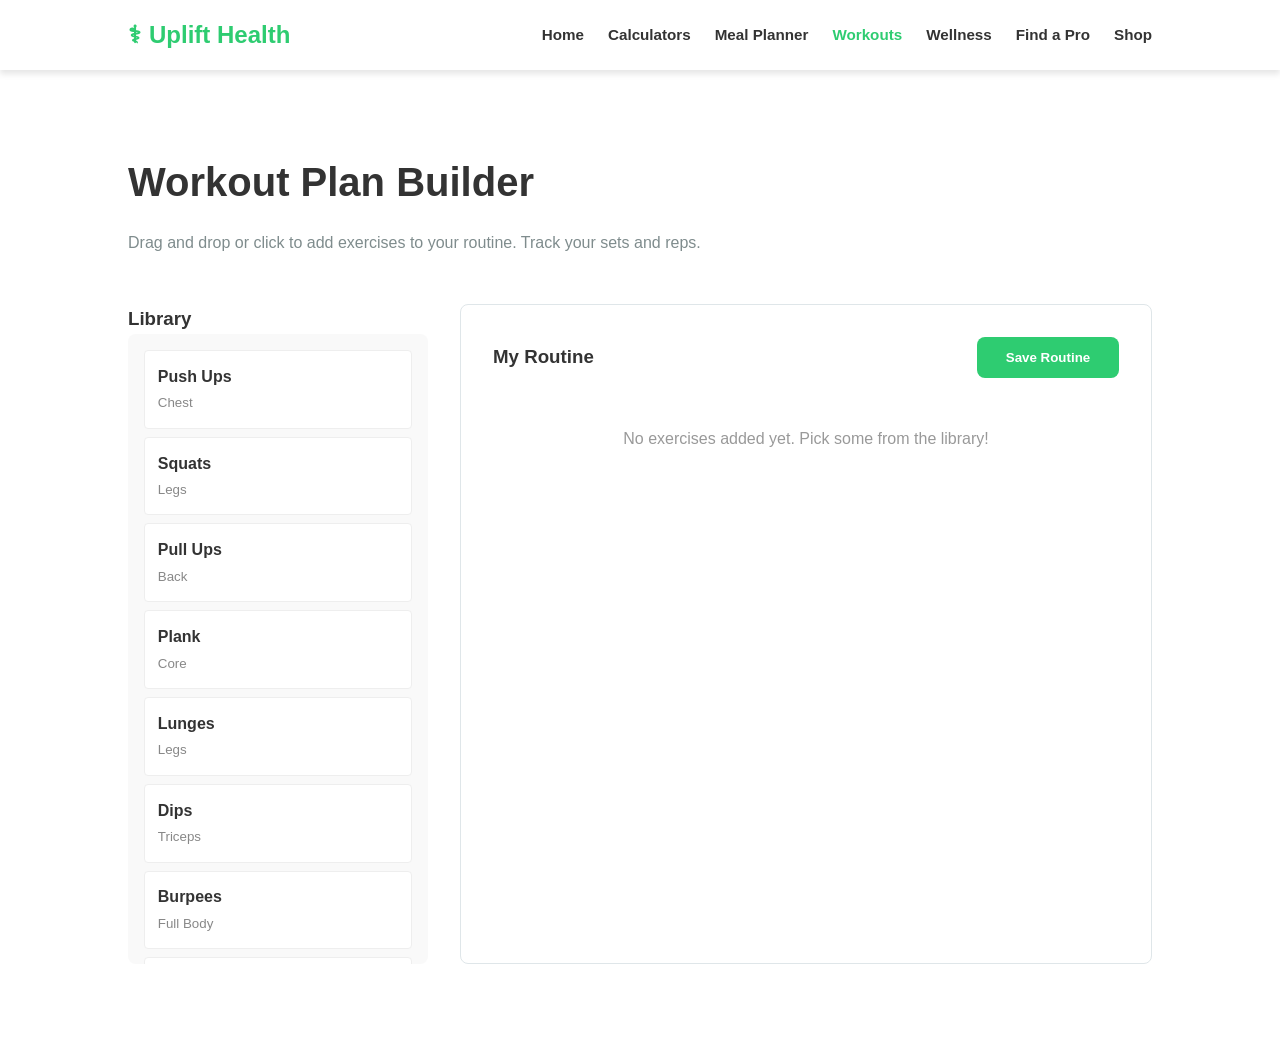
<file: frontend/workout-builder.html>
<!DOCTYPE html>
<html lang="en">
<head>
<meta charset="UTF-8">
<meta name="viewport" content="width=device-width, initial-scale=1.0">
<title>Workout Builder | Uplift Health</title>
<link rel="stylesheet" href="css/styles.css">
<style>
  .builder-layout { display: grid; grid-template-columns: 300px 1fr; gap: 2rem; }
  .exercise-list { background: #f9f9f9; padding: 1rem; border-radius: 8px; height: 70vh; overflow-y: auto; }
  .exercise-item { background: #fff; padding: 0.8rem; border-radius: 4px; border: 1px solid #eee; margin-bottom: 0.5rem; cursor: pointer; transition: all 0.2s; }
  .exercise-item:hover { border-color: var(--primary); background: #f0fff4; }
  .routine-area { background: #fff; padding: 2rem; border-radius: 8px; border: 1px solid #dfe6e9; min-height: 70vh; }
  .routine-item { display: flex; align-items: center; gap: 1rem; padding: 1rem; border-bottom: 1px solid #eee; }
  .routine-item input { width: 60px; padding: 0.4rem; border: 1px solid #eee; border-radius: 4px; text-align: center; }
  .remove-btn { color: #e74c3c; cursor: pointer; font-weight: bold; }
</style>
</head>
<body>
<nav class="navbar">
  <div class="nav-brand"><span class="logo-icon">&#9877;</span> Uplift Health</div>
  <ul class="nav-links">
    <li><a href="index.html">Home</a></li>
    <li><a href="calculators.html">Calculators</a></li>
    <li><a href="meal-planner.html">Meal Planner</a></li>
    <li><a href="workout-builder.html" class="active">Workouts</a></li>
    <li><a href="wellness-journal.html">Wellness</a></li>
    <li><a href="find-professional.html">Find a Pro</a></li>
    <li><a href="marketplace.html">Shop</a></li>
  </ul>
</nav>

<section class="section">
  <h1 class="section-title" style="text-align:left;">Workout Plan Builder</h1>
  <p class="section-sub" style="text-align:left; margin-left:0;">Drag and drop or click to add exercises to your routine. Track your sets and reps.</p>

  <div class="builder-layout">
    <div class="exercise-sidebar">
      <h3>Library</h3>
      <div class="exercise-list" id="library">
        <!-- JS populated -->
      </div>
    </div>
    <div class="routine-area">
      <div style="display:flex; justify-content:space-between; align-items:center; margin-bottom:1rem;">
        <h3>My Routine</h3>
        <button class="btn btn-primary btn-sm" onclick="saveRoutine()">Save Routine</button>
      </div>
      <div id="routineList">
        <p style="color:#999; text-align:center; margin-top:3rem;">No exercises added yet. Pick some from the library!</p>
      </div>
    </div>
  </div>
</section>

<script>
  const library = [
    { id: 1, name: 'Push Ups', cat: 'Chest' },
    { id: 2, name: 'Squats', cat: 'Legs' },
    { id: 3, name: 'Pull Ups', cat: 'Back' },
    { id: 4, name: 'Plank', cat: 'Core' },
    { id: 5, name: 'Lunges', cat: 'Legs' },
    { id: 6, name: 'Dips', cat: 'Triceps' },
    { id: 7, name: 'Burpees', cat: 'Full Body' },
    { id: 8, name: 'Deadlifts', cat: 'Back/Legs' },
    { id: 9, name: 'Bicep Curls', cat: 'Arms' },
    { id: 10, name: 'Shoulder Press', cat: 'Shoulders' }
  ];

  let myRoutine = JSON.parse(localStorage.getItem('myRoutine')) || [];

  function renderLibrary() {
    const libDiv = document.getElementById('library');
    libDiv.innerHTML = library.map(ex => `
      <div class="exercise-item" onclick="addToRoutine(${ex.id})">
        <strong>${ex.name}</strong><br>
        <small style="color:#888;">${ex.cat}</small>
      </div>
    `).join('');
  }

  function renderRoutine() {
    const listDiv = document.getElementById('routineList');
    if (myRoutine.length === 0) {
      listDiv.innerHTML = '<p style="color:#999; text-align:center; margin-top:3rem;">No exercises added yet. Pick some from the library!</p>';
      return;
    }
    listDiv.innerHTML = myRoutine.map((ex, idx) => `
      <div class="routine-item">
        <div style="flex:1"><strong>${ex.name}</strong></div>
        <div>Sets: <input type="number" value="${ex.sets || 3}" onchange="updateEx(${idx}, 'sets', this.value)"></div>
        <div>Reps: <input type="number" value="${ex.reps || 10}" onchange="updateEx(${idx}, 'reps', this.value)"></div>
        <div class="remove-btn" onclick="removeFromRoutine(${idx})">&times;</div>
      </div>
    `).join('');
  }

  function addToRoutine(id) {
    const ex = library.find(item => item.id === id);
    myRoutine.push({ ...ex, sets: 3, reps: 10 });
    renderRoutine();
  }

  function removeFromRoutine(idx) {
    myRoutine.splice(idx, 1);
    renderRoutine();
  }

  function updateEx(idx, field, val) {
    myRoutine[idx][field] = val;
  }

  function saveRoutine() {
    localStorage.setItem('myRoutine', JSON.stringify(myRoutine));
    alert('Routine saved!');
  }

  renderLibrary();
  renderRoutine();
</script>
</body>
</html>
</file>
<file: frontend/css/styles.css>
:root {
  --primary: #2ecc71;
  --primary-dark: #27ae60;
  --secondary: #3498db;
  --dark: #2c3e50;
  --light: #ecf0f1;
  --white: #ffffff;
  --text: #333333;
  --text-muted: #7f8c8d;
  --border: #dfe6e9;
  --accent: #e67e22;
  --shadow: 0 4px 6px rgba(0,0,0,0.1);
  --radius: 8px;
}

* {
  box-sizing: border-box;
  margin: 0;
  padding: 0;
}

body {
  font-family: 'Inter', sans-serif;
  line-height: 1.6;
  color: var(--text);
  background: var(--white);
}

a {
  text-decoration: none;
  color: inherit;
}

ul {
  list-style: none;
}

.section {
  padding: 5rem 10%;
}

.section-title {
  text-align: center;
  font-size: 2.5rem;
  margin-bottom: 1rem;
  font-weight: 800;
}

.section-sub {
  text-align: center;
  color: var(--text-muted);
  max-width: 700px;
  margin: 0 auto 3rem;
}

/* NAVBAR */
.navbar {
  display: flex;
  justify-content: space-between;
  align-items: center;
  padding: 1rem 10%;
  background: var(--white);
  box-shadow: var(--shadow);
  position: sticky;
  top: 0;
  z-index: 1000;
}

.nav-brand {
  font-size: 1.5rem;
  font-weight: 800;
  color: var(--primary);
  display: flex;
  align-items: center;
  gap: 0.5rem;
}

.nav-links {
  display: flex;
  gap: 1.5rem;
}

.nav-links a {
  font-weight: 600;
  font-size: 0.95rem;
  transition: color 0.3s;
}

.nav-links a:hover, .nav-links a.active {
  color: var(--primary);
}

.hamburger {
  display: none;
  font-size: 1.5rem;
  background: none;
  border: none;
  cursor: pointer;
}

/* HERO */
.hero {
  display: grid;
  grid-template-columns: 1fr 1fr;
  align-items: center;
  padding: 5rem 10%;
  background: linear-gradient(135deg, #f9fffb 0%, #f0f7f4 100%);
  min-height: 80vh;
}

.hero-content h1 {
  font-size: 3.5rem;
  line-height: 1.1;
  margin-bottom: 1.5rem;
}

.hero-content .accent {
  color: var(--primary);
}

.hero-content p {
  font-size: 1.1rem;
  color: var(--text-muted);
  margin-bottom: 2rem;
  max-width: 500px;
}

.hero-cta {
  display: flex;
  gap: 1rem;
  margin-bottom: 3rem;
}

.btn {
  padding: 0.8rem 1.8rem;
  border-radius: var(--radius);
  font-weight: 700;
  cursor: pointer;
  transition: all 0.3s;
  display: inline-block;
}

.btn-primary {
  background: var(--primary);
  color: var(--white);
  border: none;
}

.btn-primary:hover {
  background: var(--primary-dark);
  transform: translateY(-2px);
}

.btn-outline {
  border: 2px solid var(--primary);
  color: var(--primary);
}

.btn-outline:hover {
  background: var(--primary);
  color: var(--white);
}

.hero-stats {
  display: flex;
  gap: 2rem;
}

.stat {
  display: flex;
  flex-direction: column;
}

.stat strong {
  font-size: 1.5rem;
  color: var(--dark);
}

.stat span {
  font-size: 0.8rem;
  text-transform: uppercase;
  letter-spacing: 1px;
  color: var(--text-muted);
}

/* HERO VISUAL / RING */
.hero-visual {
  display: flex;
  justify-content: center;
  position: relative;
}

.health-ring {
  width: 300px;
  height: 300px;
  border: 15px solid var(--primary);
  border-radius: 50%;
  position: relative;
  animation: rotate 20s linear infinite;
}

.ring-item {
  position: absolute;
  width: 50px;
  height: 50px;
  background: var(--white);
  box-shadow: var(--shadow);
  border-radius: 50%;
  display: flex;
  align-items: center;
  justify-content: center;
  font-size: 1.5rem;
  left: calc(50% - 25px);
  top: calc(50% - 25px);
  transform: rotate(calc(var(--i) * 60deg)) translate(150px) rotate(calc(var(--i) * -60deg));
}

@keyframes rotate {
  from { transform: rotate(0deg); }
  to { transform: rotate(360deg); }
}

/* FEATURES GRID */
.features-grid {
  display: grid;
  grid-template-columns: repeat(auto-fit, minmax(300px, 1fr));
  gap: 2rem;
}

.feature-card {
  background: var(--white);
  padding: 2.5rem;
  border-radius: var(--radius);
  border: 1px solid var(--border);
  transition: all 0.3s;
  position: relative;
  overflow: hidden;
}

.feature-card:hover {
  transform: translateY(-10px);
  border-color: var(--primary);
  box-shadow: 0 10px 30px rgba(46, 204, 113, 0.1);
}

.card-icon {
  font-size: 2.5rem;
  margin-bottom: 1.5rem;
  display: block;
}

.feature-card h3 {
  margin-bottom: 1rem;
  font-size: 1.4rem;
}

.feature-card p {
  color: var(--text-muted);
  font-size: 0.95rem;
  margin-bottom: 1.5rem;
}

.card-tag {
  font-size: 0.7rem;
  text-transform: uppercase;
  font-weight: 800;
  letter-spacing: 1px;
  background: var(--light);
  padding: 0.3rem 0.6rem;
  border-radius: 4px;
}

/* BMI WIDGET */
.bmi-widget-section {
  background: var(--dark);
  color: var(--white);
}

.widget-container {
  display: flex;
  justify-content: space-between;
  align-items: center;
  gap: 3rem;
}

.widget-form {
  background: rgba(255,255,255,0.05);
  padding: 2rem;
  border-radius: var(--radius);
  width: 500px;
}

.form-row {
  display: flex;
  gap: 1rem;
  align-items: flex-end;
}

.form-group {
  display: flex;
  flex-direction: column;
  flex: 1;
}

.form-group label {
  font-size: 0.8rem;
  margin-bottom: 0.5rem;
  color: var(--light);
}

.form-group input {
  padding: 0.8rem;
  border-radius: 4px;
  border: 1px solid rgba(255,255,255,0.2);
  background: rgba(255,255,255,0.1);
  color: var(--white);
}

.bmi-result {
  margin-top: 1.5rem;
  padding: 1rem;
  border-radius: 4px;
  background: var(--primary);
  text-align: center;
  font-weight: 700;
}

.hidden { display: none; }

/* TICKER */
.tips-ticker {
  background: var(--primary);
  color: var(--white);
  padding: 0.8rem 10%;
  display: flex;
  overflow: hidden;
  white-space: nowrap;
}

.ticker-label {
  font-weight: 800;
  margin-right: 2rem;
  flex-shrink: 0;
}

.ticker-track {
  animation: ticker 40s linear infinite;
}

@keyframes ticker {
  0% { transform: translateX(100%); }
  100% { transform: translateX(-100%); }
}

/* PARTNERS */
.partner-grid {
  display: grid;
  grid-template-columns: repeat(auto-fit, minmax(150px, 1fr));
  gap: 1.5rem;
  margin-top: 2rem;
}

.partner-card {
  text-align: center;
  padding: 2rem;
  background: #f9f9f9;
  border-radius: var(--radius);
}

.partner-logo {
  font-size: 2rem;
  margin-bottom: 1rem;
}

/* FOOTER */
.footer {
  background: #f4f7f6;
  padding: 5rem 10% 2rem;
  border-top: 1px solid var(--border);
}

.footer-grid {
  display: grid;
  grid-template-columns: 2fr 1fr 1fr;
  gap: 4rem;
  margin-bottom: 4rem;
}

.footer-brand .nav-brand { margin-bottom: 1rem; }
.footer-brand p { color: var(--text-muted); max-width: 300px; }

.footer-links h4 { margin-bottom: 1.5rem; font-size: 1.1rem; }
.footer-links li { margin-bottom: 0.8rem; }
.footer-links a { color: var(--text-muted); transition: color 0.3s; }
.footer-links a:hover { color: var(--primary); }

.footer-bottom {
  text-align: center;
  padding-top: 2rem;
  border-top: 1px solid var(--border);
  color: var(--text-muted);
  font-size: 0.85rem;
}

/* RESPONSIVE */
@media (max-width: 900px) {
  .hero { grid-template-columns: 1fr; text-align: center; padding-top: 3rem; }
  .hero-content { display: flex; flex-direction: column; align-items: center; }
  .hero-visual { display: none; }
  .widget-container { flex-direction: column; text-align: center; }
  .widget-form { width: 100%; }
  .footer-grid { grid-template-columns: 1fr 1fr; }
}

@media (max-width: 600px) {
  .nav-links { display: none; }
  .hamburger { display: block; }
  .hero-content h1 { font-size: 2.5rem; }
  .footer-grid { grid-template-columns: 1fr; }
}
</file>
